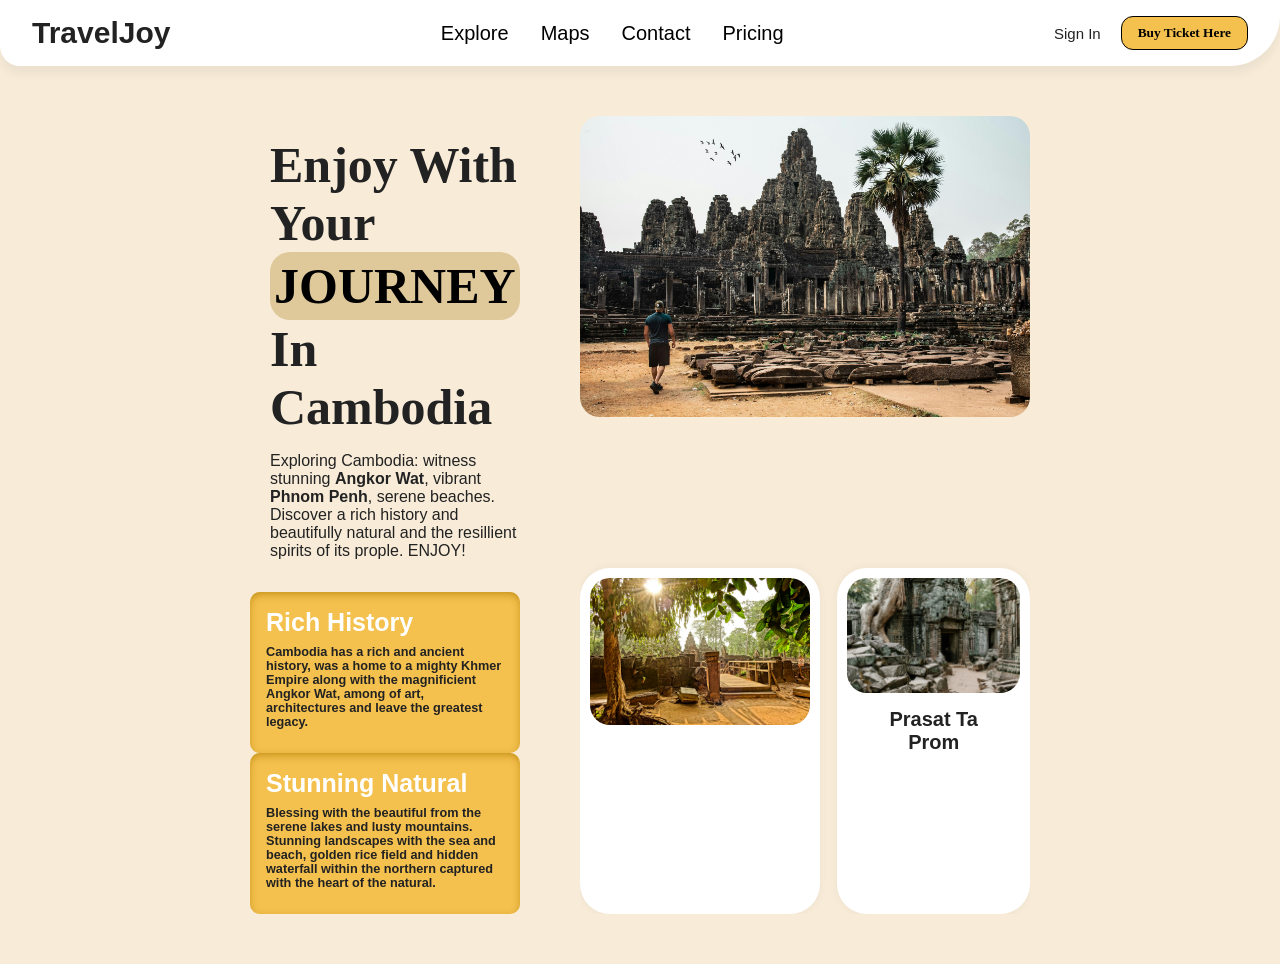
<file: index.html>
<!DOCTYPE html>
<html lang="en">
<head>
    <meta charset="UTF-8">
    <link rel="stylesheet" href="styles.css">
    <meta name="viewport" content="width=device-width, initial-scale=1.0">
    <title>TravelJoy - A beautiful with clinging journey</title>
</head>
<body>
    <header>
        <div class="navbar">
            <div class="hero"><strong>TravelJoy</strong></div>
            <ul>
                <li><a href="#"class="nav-link">Explore</a></li>
                <li><a href="#"class="nav-link">Maps</a></li>
                <li><a href="#"class="nav-link">Contact</a></li>
                <li><a href="#" class="nav-link">Pricing</a></li>
            </ul>
            <div class="btn">
            <a>Sign In</a>
            <button>Buy Ticket Here</button>
    </div>
</header>
    <section class="container">
        <div class="left">
            <h1>Enjoy With Your <mark> JOURNEY</mark> In Cambodia</h1>
            <p>Exploring Cambodia: witness stunning <b>Angkor Wat</b>, vibrant <b>Phnom Penh</b>, serene beaches. Discover a rich history and beautifully natural and the resillient spirits of its prople. ENJOY!</p>
            <div class="box">
                <h3>Rich History</h3>
                <p>Cambodia has a rich and ancient history, was a home to a mighty Khmer Empire along with the magnificient Angkor Wat, among of art, architectures and leave the greatest legacy.</p>
            </div>
            <div class="box">
                <h3>Stunning Natural</h3>
                <p>Blessing with the beautiful from the serene lakes and lusty mountains. Stunning landscapes with the sea and beach, golden rice field and hidden waterfall within the northern captured with the heart of the natural.</p>
            </div>
            </div>
        <div class="right">
            <div class="cardbox">
                <img src="1.jpg">
            </div>
                <div class="card">
                    <img src="2.jpg">
                </div>
                <div class="card">
                    <img src="3.jpg" alt="Prasat Ta Prom">
                    <h5 class="card3">Prasat Ta Prom</h5>
                    </div>
                </div>
        </div>
    </section>
</body>
</html>
</file>
<file: styles.css>
* {
    margin: 0;
    padding: 0;
    box-sizing: border-box;
}

body {
    font-family: 'krasar', sans-serif;
    background-color: #f8ecd9;
    color: #222;
}
.navbar {
    background-color: white;
    border-radius: 0 0 50px 20px;
    padding: 1rem 2rem;
    display: flex;
    justify-content: space-between;
    gap: 50px;
    align-items: center;
    box-shadow: 0 8px 9px rgba(0,0,0,0.05);
}
.hero {
    font-size: 30px;
    font-weight: 400;
}

.navbar ul {
    display: flex;
    gap: 2rem;
    list-style: none;
}

.navbar li {
    cursor: pointer;
}

.nav-link {
    color: rgb(0, 0, 0);
    text-decoration: none;
    font-size: 20px;
    position: relative;
    padding-bottom: 3px;
}
.nav-link::after {
    content: '';
    position: absolute;
    width: 0;
    height: 3px;
    border-radius: 5px;
    background-color: #f4c04e;
    left: 50%;
    bottom: 0;
    transform: translateX(-50%);
    transition: width 0.3s ease-in-out;
}
.nav-link:hover::after {
    width: 100%;
}
.btn {
    display: flex;
    align-items: center;
    justify-content: space-between;
}
.btn a {
    font-size: 15px;
    margin: 0 auto;
    margin-right: 20px;
    font-weight: normal;
}
.btn button {
    background-color: #f4c04e;
    font-family: 'krasar';
    color: black;
    border: 1px solid;
    padding: 0.5rem 1rem;
    border-radius: 12px;
    cursor: pointer;
    font-weight: 700;
    transition: all 0.3s ease-in-out;
}
button:hover {
    background-color: white;
    transform: scale(1.1);
    box-shadow: 0 8px 20px rgba(0,0,0,0.3);
}

.container {
    display: inline-flex;
    justify-content: center;
    grid-template-columns: 1fr 2fr;
    gap: 60px;
    padding: 50px 250px;
}
.left {
    position: flex;
    margin-top: 20px;
}

.left h1 {
    font-family: 'Times New Roman', Times, serif;
    font-size: 50px;
    font-weight: bold;
    margin-bottom: 1rem;
    margin-left: 20px;
    max-width: 550px;
    text-decoration: none;
    color: #222;
}

mark {
    background-color: #dfc99b;
    padding: 5px 4px;
    border-radius: 20px;
    display: inline-block;
}
.left p {
    font-size: 1rem;
    margin-bottom: 2rem;
    margin-left: 20px;
    max-width: 500px;
}

.left .box {
    background-color: #f4c04e;
    padding: 1rem;
    border-radius: 10px;
    max-width: 500px;
    box-shadow: inset 0 3px 10px -2px darkgoldenrod;
}

.left .box h3 {
    color: white;
    font-weight: bold;
    font-size: 25px;
    overflow: hidden;
    white-space: nowrap;
    width: 0;
    animation: typing 3s ease-in-out forwards;
}

.left .box p {
    margin: 0.5rem 0;
    font-weight: bold;
    font-size: 12.7px; 
    max-width: 500px;   
}

.right {
    display: grid;
    object-fit: cover;
    object-position: 70%;
    margin: 0 auto;
    overflow: hidden;
    grid-template-columns: 1fr 0.8fr;;
    gap: 17px;
    max-width: 900px;
}

.right img {    
    border-radius: 20px;
    width: 100%;
    height: auto;
    display: block;
    max-width: 900px;
    margin: 0;
}
.right .cardbox {
    grid-column: 1 / 3;
}

.card {
    display: inline-flexbox;
    justify-content: space-between;
    background-color: rgb(255, 255, 255);
    overflow: hidden;
    padding: 10px;
    min-height: 100px;
    border-radius: 30px;
    text-align: center;
    box-shadow: 0 0 10px rgba(0,0,0,0.05);
    animation: Fade 2s ease-in-out;
}
.card3 {
    font-family: Helvetica;
    margin: 15px;
    font-weight: bold;
    font-size: 20px;
}




/* Animation */

.navbar {
    transform: translateY(-100%);
    animation: SlideDown 1s ease-in-out forwards;
}
@keyframes SlideDown {
    to {
        transform: translateY(0);
    }
    
}

@keyframes typing {
    to {
        width: 100%;
    }
    
}

@keyframes Fade {
    0% {
        opacity: 0;
        transform: translateY(40%);
    }
}

/* abandons animation
.box {
    opacity: 0;
    transform: translateX(-50px);
    animation: slideleft 1.5s ease forwards;
}
.box:nth-child(1) {
    animation-delay: 0s;
}
.box:nth-child(2) {
    animation-delay: 2s;
}
@keyframes slideleft {
    to {
        opacity: 1;
        transform: translateX(0);
    }
    
}
</file>
